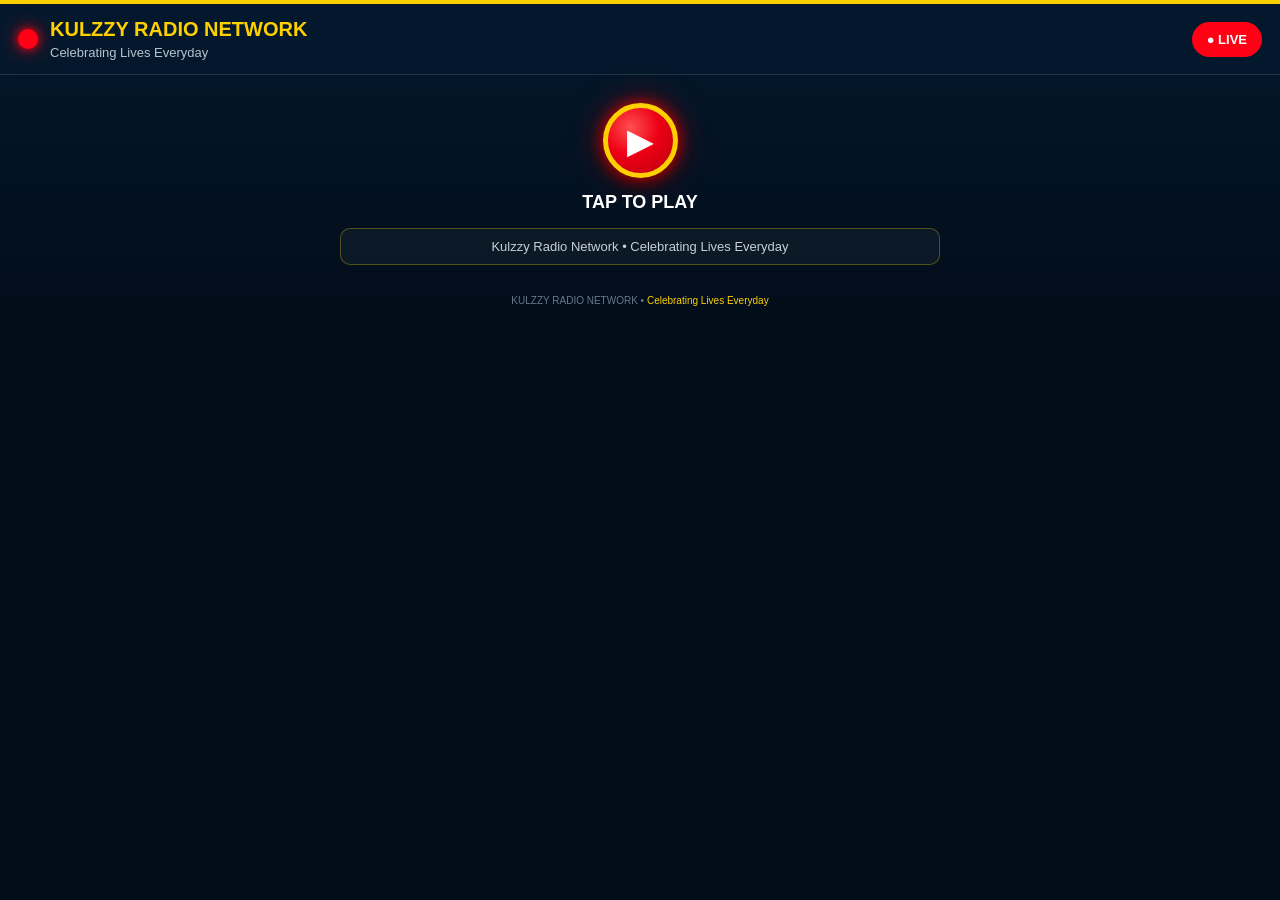
<file: index.html>
<!DOCTYPE html>
<html lang="en">
<head>

<meta charset="UTF-8">

<meta name="viewport"
      content="width=device-width, initial-scale=1.0">

<title>Kulzzy Radio Network</title>

<style>

*{
    box-sizing:border-box
}

html,
body{
    margin:0;
    padding:0;
    width:100%;
    min-height:100%;
    background:#020d1a;
    font-family:Arial,Helvetica,sans-serif;
}

#radioPlayer{
    width:100%;
    background:linear-gradient(
        180deg,
        #03182c 0%,
        #020d1a 100%
    );
    color:white;
    border-top:4px solid #ffd000;
    overflow:hidden;
}

.kulzzyHeader{
    display:flex;
    align-items:center;
    justify-content:space-between;
    width:100%;
    padding:14px 18px;
    background:#03182c;
    border-bottom:1px solid rgba(255,255,255,.12);
}

.brand{
    display:flex;
    align-items:center;
    gap:12px;
}

.redDot{
    width:20px;
    height:20px;
    min-width:20px;
    background:#ff0015;
    border-radius:50%;
    box-shadow:
        0 0 10px #ff0015,
        0 0 22px rgba(255,0,21,.7);
}

.brandName{
    color:#ffd000;
    font-size:20px;
    font-weight:800;
}

.slogan{
    margin-top:4px;
    color:#b7c3ce;
    font-size:13px;
}

.liveBadge{
    display:flex;
    align-items:center;
    gap:5px;
    background:#ff0015;
    color:white;
    padding:10px 15px;
    border-radius:25px;
    font-size:13px;
    font-weight:bold;
}

.playerContent{
    width:100%;
    text-align:center;
    padding:18px 15px 22px;
}

.statusText{
    color:#ffd000;
    font-size:15px;
    font-weight:bold;
    margin-bottom:12px;
}

#bigPlayButton{
    display:flex;
    align-items:center;
    justify-content:center;
    width:75px;
    height:75px;
    margin:10px auto 14px;
    padding:0;
    border-radius:50%;
    border:5px solid #ffd000;
    background:radial-gradient(
        circle at 35% 30%,
        #ff5050,
        #ed0015 45%,
        #b90010 100%
    );
    color:white;
    font-size:35px;
    line-height:1;
    cursor:pointer;
    box-shadow:
        0 0 15px rgba(255,0,0,.8),
        0 0 35px rgba(255,0,0,.45),
        0 5px 15px rgba(0,0,0,.7);
}

#bigPlayButton:active{
    transform:scale(.93);
}

#bigPlayButton.playing{
    background:radial-gradient(
        circle at 35% 30%,
        #36ff75,
        #00a83b 45%,
        #006b28 100%
    );
}

.buttonLabel{
    color:#fff;
    font-size:18px;
    font-weight:bold;
}

.nowPlaying{
    width:95%;
    max-width:600px;
    margin:15px auto 0;
    padding:10px 12px;
    color:#c7d0d9;
    background:rgba(255,255,255,.04);
    border:1px solid rgba(255,208,0,.3);
    border-radius:10px;
    font-size:13px;
}

#audioPlayer{
    display:none;
}

#casterLive{
    width:100%;
    max-width:700px;
    margin:10px auto;
}

.footer{
    width:100%;
    padding:8px 10px;
    text-align:center;
    color:#687989;
    font-size:10px;
}

.footer span{
    color:#ffd000;
}

@media(max-width:600px){

    .brandName{
        font-size:17px;
    }

    .slogan{
        font-size:11px;
    }

    .redDot{
        width:18px;
        height:18px;
    }

    .liveBadge{
        padding:9px 12px;
        font-size:12px;
    }

    #bigPlayButton{
        width:75px;
        height:75px;
        font-size:35px;
    }

}

</style>

</head>

<body>

<div id="radioPlayer">

    <div class="kulzzyHeader">

        <div class="brand">

            <div class="redDot"></div>

            <div>

                <div class="brandName">
                    KULZZY RADIO NETWORK
                </div>

                <div class="slogan">
                    Celebrating Lives Everyday
                </div>

            </div>

        </div>

        <div class="liveBadge">
            ● LIVE
        </div>

    </div>


    <div class="playerContent">

        <div
            id="statusText"
            class="statusText"
            style="display:none;">
        </div>


        <button
            id="bigPlayButton"
            type="button">

            ▶

        </button>


        <div
            id="buttonLabel"
            class="buttonLabel"
            style="display:none;">
        </div>


        <div
            id="nowPlaying"
            class="nowPlaying">

            Kulzzy Radio Network • Celebrating Lives Everyday

        </div>


        <audio
            id="audioPlayer"
            preload="auto"
            playsinline>
        </audio>


        <div
            id="casterLive"
            style="display:none;">

            <div
                data-type="newStreamPlayer"
                data-publicToken="8c96ae48-5e72-43d8-a87e-e90f623ac080"
                data-theme="dark"
                data-color="e81e4d"
                data-channelId="a272a955-fc0c-4968-8280-2a2cb7e434ec"
                data-rendered="false"
                class="cstrEmbed">

                <a href="https://www.caster.fm">
                    Shoutcast Hosting
                </a>

                <a href="https://www.caster.fm">
                    Stream Hosting
                </a>

                <a href="https://www.caster.fm">
                    Radio Server Hosting
                </a>

            </div>

        </div>

    </div>


    <div class="footer">

        KULZZY RADIO NETWORK •
        <span>Celebrating Lives Everyday</span>

    </div>

</div>


<script src="https://cdn.cloud.caster.fm/widgets/embed.js"></script>


<script>

/* =====================================================
   KULZZY RADIO PLAYER
   SAME AUDIO FILE + RANDOM START POSITION
   ===================================================== */

const CONFIG_URL = "config.json";


const audio =
    document.getElementById("audioPlayer");

const playButton =
    document.getElementById("bigPlayButton");

const buttonLabel =
    document.getElementById("buttonLabel");

const statusText =
    document.getElementById("statusText");

const nowPlaying =
    document.getElementById("nowPlaying");

const casterLive =
    document.getElementById("casterLive");


let currentAudio = "";

let currentMode = "";

let currentPlayMode = "REPEAT";

let userHasStartedAudio = false;

let randomizing = false;


/* =====================================================
   AUDIOVISUAL CONTROL
   ===================================================== */

let audiovisualPausedRadio = false;


/*
   Receive commands from KULZZY AUDIOVISUALS.
*/

window.addEventListener(
    "message",
    function(event){

        if(
            !event.data ||
            event.data.source !==
            "KULZZY_AUDIOVISUALS"
        ){

            return;

        }


        const action =
            event.data.action;


        /* =============================================
           VIDEO STARTED
        ============================================= */

        if(action === "VIDEO_PLAY"){

            /*
               Only remember the state once.

               This prevents repeated video events
               from changing the original state.
            */

            if(!audiovisualPausedRadio){

                audiovisualPausedRadio =
                    !audio.paused &&
                    !audio.ended;

            }


            /*
               Pause radio.
            */

            audio.pause();


            playButton.classList.remove(
                "playing"
            );

            playButton.textContent =
                "▶";

            buttonLabel.textContent =
                "TAP TO PLAY";

        }


        /* =============================================
           VIDEO ENDED
        ============================================= */

        if(action === "VIDEO_ENDED"){

            if(audiovisualPausedRadio){

                audiovisualPausedRadio =
                    false;


                audio.play()
                .then(function(){

                    playButton.classList.add(
                        "playing"
                    );

                    playButton.textContent =
                        "❚❚";

                    buttonLabel.textContent =
                        "NOW PLAYING";

                    userHasStartedAudio =
                        true;

                })
                .catch(function(error){

                    console.log(
                        "Kulzzy radio resume blocked:",
                        error
                    );

                });

            }

        }

    }
);


/* =====================================================
   LOAD CONFIG
   ===================================================== */

async function loadConfig(){

    try{

        const response =
            await fetch(
                CONFIG_URL +
                "?t=" +
                Date.now(),
                {
                    cache:"no-store"
                }
            );


        if(!response.ok){

            throw new Error(
                "Config could not be loaded"
            );

        }


        const config =
            await response.json();


        if(
            config.nowPlaying &&
            config.nowPlaying.trim() !== ""
        ){

            nowPlaying.textContent =
                config.nowPlaying;

        }else{

            nowPlaying.textContent =
                "Kulzzy Radio Network • Celebrating Lives Everyday";

        }


        currentPlayMode =
            String(
                config.playMode ||
                "REPEAT"
            ).toUpperCase();


        if(
            String(config.status)
            .toUpperCase() === "LIVE"
        ){

            switchToLive();

        }else{

            switchToAudio(
                config.currentAudio
            );

        }

    }catch(error){

        console.log(
            "Kulzzy player:",
            error
        );

    }

}


/* =====================================================
   LIVE MODE
   ===================================================== */

function switchToLive(){

    if(currentMode === "LIVE"){
        return;
    }


    currentMode =
        "LIVE";


    audio.pause();

    audio.removeAttribute(
        "src"
    );

    audio.load();


    casterLive.style.display =
        "block";

    playButton.style.display =
        "none";

    buttonLabel.style.display =
        "none";

    statusText.textContent =
        "🔴 LIVE ON AIR";

}


/* =====================================================
   AUDIO MODE
   ===================================================== */

function switchToAudio(audioFile){

    if(!audioFile){
        return;
    }


    currentMode =
        "AUDIO";


    casterLive.style.display =
        "none";

    playButton.style.display =
        "flex";

    buttonLabel.style.display =
        "block";

    statusText.textContent =
        "🎵 AUTOMATIC AUDIO";


    if(currentAudio !== audioFile){

        const wasPlaying =
            !audio.paused &&
            !audio.ended;


        currentAudio =
            audioFile;


        audio.pause();


        audio.src =
            audioFile +
            "?v=" +
            Date.now();


        audio.load();


        playButton.classList.remove(
            "playing"
        );

        playButton.textContent =
            "▶";

        buttonLabel.textContent =
            "TAP TO PLAY";


        if(wasPlaying){

            userHasStartedAudio =
                true;

        }

    }

}


/* =====================================================
   RANDOM START POSITION
   ===================================================== */

function getRandomStartPosition(){

    const duration =
        audio.duration;


    if(
        !Number.isFinite(duration) ||
        duration <= 0
    ){

        return 0;

    }


    const safeEnd =
        Math.max(
            0,
            duration - 0.5
        );


    if(safeEnd <= 0){

        return 0;

    }


    return Math.random() *
        safeEnd;

}


/* =====================================================
   SET RANDOM POSITION
   ===================================================== */

function setRandomPosition(){

    if(
        !Number.isFinite(audio.duration) ||
        audio.duration <= 0
    ){

        return false;

    }


    const randomPosition =
        getRandomStartPosition();


    try{

        audio.currentTime =
            randomPosition;

        return true;

    }catch(error){

        console.log(
            "Random position error:",
            error
        );

        return false;

    }

}


/* =====================================================
   RANDOM RESTART + PLAY
   ===================================================== */

async function randomRestartAndPlay(){

    if(randomizing){
        return;
    }


    randomizing =
        true;


    try{

        if(
            !Number.isFinite(audio.duration) ||
            audio.duration <= 0
        ){

            await new Promise(
                function(resolve){

                    let finished =
                        false;


                    function done(){

                        if(finished){
                            return;
                        }


                        finished =
                            true;


                        clearTimeout(
                            timer
                        );


                        audio.removeEventListener(
                            "loadedmetadata",
                            done
                        );


                        resolve();

                    }


                    const timer =
                        setTimeout(
                            done,
                            5000
                        );


                    audio.addEventListener(
                        "loadedmetadata",
                        done,
                        {
                            once:true
                        }
                    );

                }
            );

        }


        if(
            !Number.isFinite(audio.duration) ||
            audio.duration <= 0
        ){

            await audio.play();

        }else{

            setRandomPosition();


            await new Promise(
                function(resolve){

                    requestAnimationFrame(
                        resolve
                    );

                }
            );


            await audio.play();

        }


        userHasStartedAudio =
            true;


        playButton.classList.add(
            "playing"
        );

        playButton.textContent =
            "❚❚";

        buttonLabel.textContent =
            "NOW PLAYING";


    }catch(error){

        console.log(
            "Random repeat error:",
            error
        );


    }finally{

        randomizing =
            false;

    }

}


/* =====================================================
   PLAY BUTTON
   ===================================================== */

playButton.addEventListener(
    "click",
    async function(){

        if(currentMode !== "AUDIO"){
            return;
        }


        try{

            if(audio.paused){

                if(!userHasStartedAudio){

                    await randomRestartAndPlay();

                }else{

                    await audio.play();


                    playButton.classList.add(
                        "playing"
                    );

                    playButton.textContent =
                        "❚❚";

                    buttonLabel.textContent =
                        "NOW PLAYING";

                }

            }else{

                audio.pause();


                playButton.classList.remove(
                    "playing"
                );

                playButton.textContent =
                    "▶";

                buttonLabel.textContent =
                    "TAP TO PLAY";

            }

        }catch(error){

            console.log(
                "Audio play error:",
                error
            );

        }

    }
);


/* =====================================================
   SONG ENDED
   ===================================================== */

audio.addEventListener(
    "ended",
    function(){

        if(
            currentPlayMode ===
            "REPEAT"
        ){

            randomRestartAndPlay();

            return;

        }


        userHasStartedAudio =
            false;


        playButton.classList.remove(
            "playing"
        );

        playButton.textContent =
            "▶";

        buttonLabel.textContent =
            "TAP TO PLAY";

    }
);


/* =====================================================
   ERROR HANDLING
   ===================================================== */

audio.addEventListener(
    "error",
    function(){

        console.log(
            "Audio element error:",
            audio.error
        );

    }
);


/* =====================================================
   START
   ===================================================== */

loadConfig();


/* =====================================================
   FAST CONFIG CHECK
   ===================================================== */

setInterval(
    loadConfig,
    1000
);


buttonLabel.style.display =
    "none";

</script>

</body>
</html>
</file>
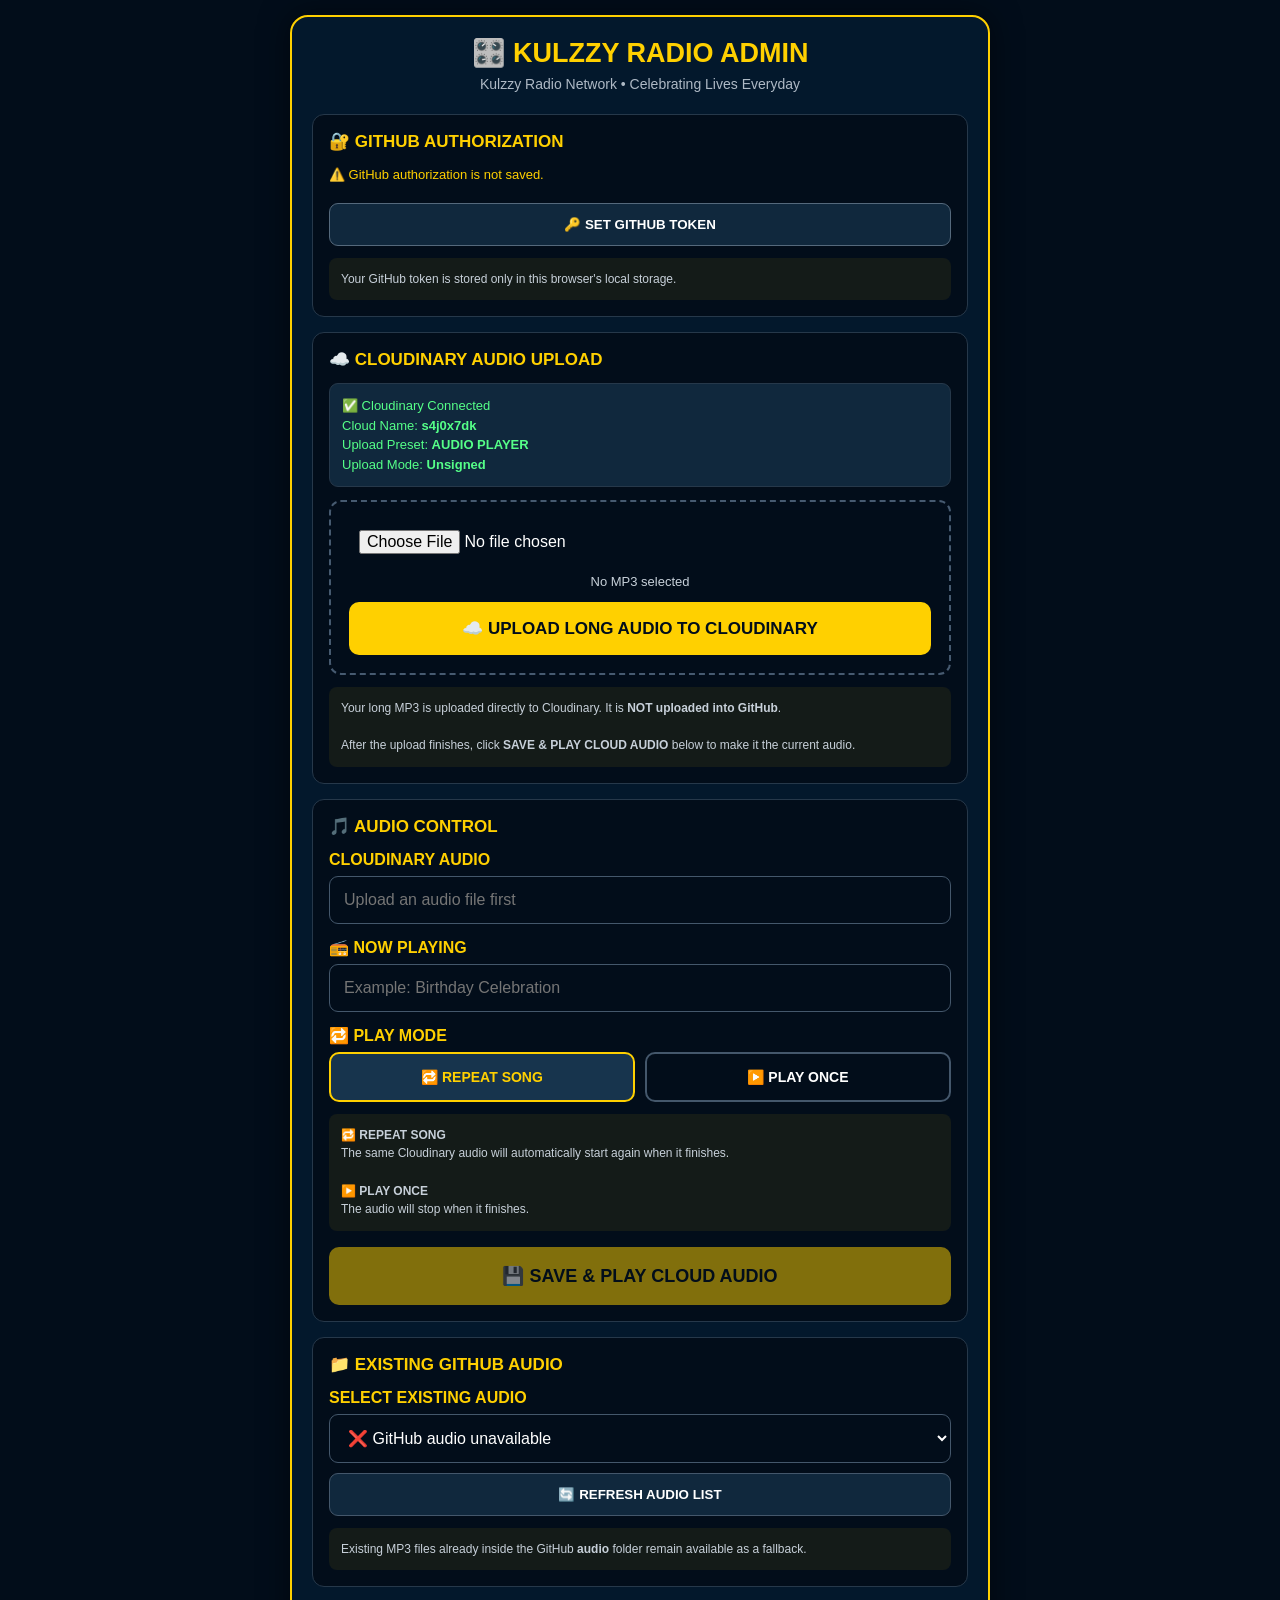
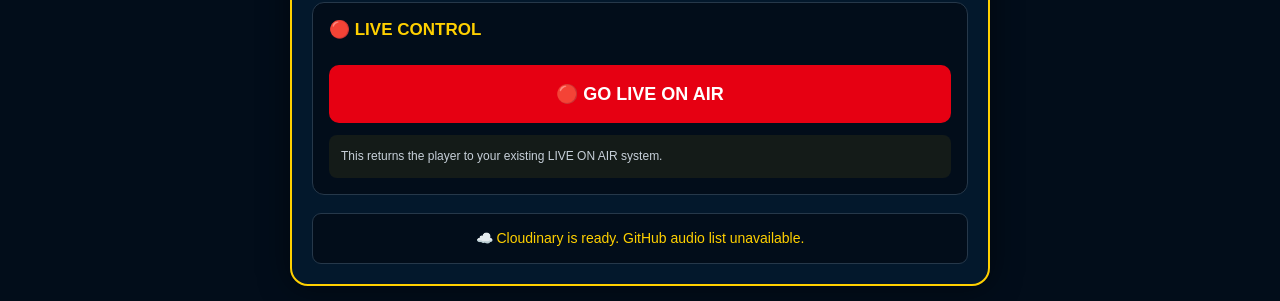
<file: admin.html>
<!DOCTYPE html>
<html lang="en">
<head>

<meta charset="UTF-8">

<meta name="viewport"
      content="width=device-width, initial-scale=1.0">

<title>Kulzzy Radio Admin</title>

<style>

*{
    box-sizing:border-box;
}

html,
body{
    margin:0;
    padding:0;
    min-height:100%;
}

body{
    background:#020d1a;
    color:#fff;
    font-family:Arial,Helvetica,sans-serif;
    padding:15px;
}

.container{
    width:100%;
    max-width:700px;
    margin:0 auto;
    background:#03182c;
    border:2px solid #ffd000;
    border-radius:18px;
    padding:20px;
    box-shadow:0 0 30px rgba(0,0,0,.5);
}

h1{
    text-align:center;
    color:#ffd000;
    margin:0;
    font-size:27px;
    font-weight:900;
}

.subtitle{
    text-align:center;
    color:#aeb9c5;
    margin-top:7px;
    margin-bottom:22px;
    font-size:14px;
}

.section{
    background:#020d1a;
    border:1px solid #26384a;
    border-radius:12px;
    padding:16px;
    margin-top:15px;
}

.sectionTitle{
    color:#ffd000;
    font-size:17px;
    font-weight:900;
    margin-bottom:13px;
}

label{
    display:block;
    margin-top:14px;
    margin-bottom:7px;
    color:#ffd000;
    font-weight:bold;
}

input,
select{
    width:100%;
    padding:14px;
    border-radius:9px;
    border:1px solid #44576b;
    background:#020d1a;
    color:#fff;
    font-size:16px;
    outline:none;
}

input:focus,
select:focus{
    border-color:#ffd000;
}

select option{
    background:#020d1a;
    color:#fff;
}

/* TOKEN */

.tokenStatus{
    color:#ffd000;
    font-size:13px;
    line-height:1.5;
    margin-bottom:10px;
}

.tokenInput{
    display:none;
}

.smallButton{
    width:100%;
    padding:13px;
    margin-top:8px;
    border-radius:9px;
    border:1px solid #55697c;
    background:#10283d;
    color:#fff;
    font-weight:bold;
    cursor:pointer;
}

.smallButton:active{
    transform:scale(.99);
}

/* CLOUDINARY */

.cloudStatus{
    padding:12px;
    border-radius:9px;
    background:#10283d;
    border:1px solid #26384a;
    color:#55ff88;
    font-size:13px;
    line-height:1.5;
    margin-bottom:13px;
}

/* UPLOAD */

.uploadBox{
    border:2px dashed #465a70;
    border-radius:12px;
    padding:18px;
    text-align:center;
    transition:.2s;
}

.uploadBox:hover{
    border-color:#ffd000;
}

.fileInput{
    width:100%;
    padding:10px;
    border:none;
    background:transparent;
}

.fileName{
    margin-top:10px;
    color:#c7d0d9;
    font-size:13px;
    word-break:break-word;
}

.uploadButton{
    width:100%;
    padding:16px;
    margin-top:13px;
    border:0;
    border-radius:10px;
    background:#ffd000;
    color:#020d1a;
    font-size:17px;
    font-weight:900;
    cursor:pointer;
}

.uploadButton:disabled{
    opacity:.5;
    cursor:not-allowed;
}

.progressOuter{
    display:none;
    width:100%;
    height:12px;
    background:#172a3d;
    border-radius:20px;
    overflow:hidden;
    margin-top:14px;
}

.progressInner{
    width:0%;
    height:100%;
    background:#ffd000;
    transition:width .2s;
}

/* CLOUD AUDIO */

.cloudAudioBox{
    display:none;
    margin-top:14px;
    padding:13px;
    border-radius:9px;
    background:#071d31;
    border:1px solid #2c4358;
}

.cloudAudioTitle{
    color:#55ff88;
    font-weight:bold;
    margin-bottom:8px;
}

.cloudAudioUrl{
    color:#9fcfff;
    font-size:11px;
    line-height:1.5;
    word-break:break-all;
}

/* PLAY MODE */

.modeButtons{
    display:grid;
    grid-template-columns:1fr 1fr;
    gap:10px;
}

.modeButton{
    padding:15px 8px;
    border-radius:10px;
    border:2px solid #44576b;
    background:#020d1a;
    color:#fff;
    font-size:14px;
    font-weight:bold;
    cursor:pointer;
}

.modeButton.active{
    border-color:#ffd000;
    background:#17344d;
    color:#ffd000;
}

/* MAIN BUTTON */

.saveButton{
    width:100%;
    margin-top:16px;
    padding:18px;
    border:0;
    border-radius:10px;
    background:#ffd000;
    color:#020d1a;
    font-size:18px;
    font-weight:900;
    cursor:pointer;
}

.saveButton:disabled{
    opacity:.5;
    cursor:not-allowed;
}

/* LIVE */

.liveButton{
    width:100%;
    margin-top:12px;
    padding:18px;
    border:0;
    border-radius:10px;
    background:#e60012;
    color:#fff;
    font-size:18px;
    font-weight:900;
    cursor:pointer;
}

.liveButton:disabled{
    opacity:.5;
    cursor:not-allowed;
}

/* REFRESH */

.refreshButton{
    width:100%;
    margin-top:10px;
    padding:13px;
    border:1px solid #44576b;
    border-radius:9px;
    background:#10283d;
    color:#fff;
    font-weight:bold;
    cursor:pointer;
}

/* STATUS */

.status{
    margin-top:18px;
    padding:14px;
    border-radius:9px;
    background:#020d1a;
    border:1px solid #26384a;
    color:#ffd000;
    text-align:center;
    font-size:14px;
    line-height:1.5;
    word-break:break-word;
}

.note{
    margin-top:12px;
    padding:12px;
    border-radius:8px;
    background:rgba(255,208,0,.07);
    color:#c7d0d9;
    font-size:12px;
    line-height:1.55;
}

.success{
    color:#55ff88;
}

.warning{
    color:#ffd000;
}

.error{
    color:#ff5964;
}

/* MOBILE */

@media(max-width:520px){

    body{
        padding:8px;
    }

    .container{
        padding:15px;
        border-radius:14px;
    }

    h1{
        font-size:23px;
    }

    .modeButtons{
        grid-template-columns:1fr;
    }

}

</style>

</head>

<body>

<div class="container">

    <h1>🎛️ KULZZY RADIO ADMIN</h1>

    <div class="subtitle">
        Kulzzy Radio Network • Celebrating Lives Everyday
    </div>


    <!-- =====================================================
         GITHUB AUTHORIZATION
         ===================================================== -->

    <div class="section">

        <div class="sectionTitle">
            🔐 GITHUB AUTHORIZATION
        </div>

        <div id="tokenStatus"
             class="tokenStatus">

            Checking authorization...

        </div>

        <input
            id="tokenInput"
            class="tokenInput"
            type="password"
            autocomplete="off"
            placeholder="Paste your GitHub token">

        <button
            id="tokenButton"
            class="smallButton"
            type="button">

            🔑 SET GITHUB TOKEN

        </button>

        <div class="note">

            Your GitHub token is stored only in this
            browser's local storage.

        </div>

    </div>


    <!-- =====================================================
         CLOUDINARY AUDIO UPLOAD
         ===================================================== -->

    <div class="section">

        <div class="sectionTitle">
            ☁️ CLOUDINARY AUDIO UPLOAD
        </div>

        <div class="cloudStatus">

            ✅ Cloudinary Connected<br>

            Cloud Name:
            <strong>s4j0x7dk</strong><br>

            Upload Preset:
            <strong>AUDIO PLAYER</strong><br>

            Upload Mode:
            <strong>Unsigned</strong>

        </div>

        <div class="uploadBox">

            <input
                id="audioUpload"
                class="fileInput"
                type="file"
                accept=".mp3,audio/mpeg">

            <div id="fileName"
                 class="fileName">

                No MP3 selected

            </div>

            <button
                id="uploadButton"
                class="uploadButton"
                type="button">

                ☁️ UPLOAD LONG AUDIO TO CLOUDINARY

            </button>

            <div id="progressOuter"
                 class="progressOuter">

                <div id="progressInner"
                     class="progressInner">
                </div>

            </div>

        </div>

        <div id="cloudAudioBox"
             class="cloudAudioBox">

            <div class="cloudAudioTitle">
                ✅ AUDIO UPLOADED TO CLOUDINARY
            </div>

            <div id="cloudAudioUrl"
                 class="cloudAudioUrl">
            </div>

        </div>

        <div class="note">

            Your long MP3 is uploaded directly to Cloudinary.
            It is <strong>NOT uploaded into GitHub</strong>.

            <br><br>

            After the upload finishes, click
            <strong>SAVE & PLAY CLOUD AUDIO</strong>
            below to make it the current audio.

        </div>

    </div>


    <!-- =====================================================
         AUDIO CONTROL
         ===================================================== -->

    <div class="section">

        <div class="sectionTitle">
            🎵 AUDIO CONTROL
        </div>

        <label>
            CLOUDINARY AUDIO
        </label>

        <input
            id="cloudAudioInput"
            type="text"
            readonly
            placeholder="Upload an audio file first">

        <label>
            📻 NOW PLAYING
        </label>

        <input
            id="nowPlaying"
            type="text"
            placeholder="Example: Birthday Celebration">


        <label>
            🔁 PLAY MODE
        </label>

        <div class="modeButtons">

            <button
                id="repeatButton"
                class="modeButton active"
                type="button">

                🔁 REPEAT SONG

            </button>

            <button
                id="onceButton"
                class="modeButton"
                type="button">

                ▶️ PLAY ONCE

            </button>

        </div>

        <div class="note">

            <strong>🔁 REPEAT SONG</strong>

            <br>

            The same Cloudinary audio will automatically
            start again when it finishes.

            <br><br>

            <strong>▶️ PLAY ONCE</strong>

            <br>

            The audio will stop when it finishes.

        </div>


        <button
            id="saveButton"
            class="saveButton"
            type="button"
            disabled>

            💾 SAVE & PLAY CLOUD AUDIO

        </button>

    </div>


    <!-- =====================================================
         GITHUB AUDIO FALLBACK
         ===================================================== -->

    <div class="section">

        <div class="sectionTitle">
            📁 EXISTING GITHUB AUDIO
        </div>

        <label>
            SELECT EXISTING AUDIO
        </label>

        <select id="audioSelect">

            <option value="">
                Loading songs...
            </option>

        </select>

        <button
            id="refreshButton"
            class="refreshButton"
            type="button">

            🔄 REFRESH AUDIO LIST

        </button>

        <button
            id="saveGithubButton"
            class="saveButton"
            type="button"
            style="display:none;">

            💾 SAVE GITHUB AUDIO

        </button>

        <div class="note">

            Existing MP3 files already inside the GitHub
            <strong>audio</strong> folder remain available
            as a fallback.

        </div>

    </div>


    <!-- =====================================================
         LIVE
         ===================================================== -->

    <div class="section">

        <div class="sectionTitle">
            🔴 LIVE CONTROL
        </div>

        <button
            id="liveButton"
            class="liveButton"
            type="button">

            🔴 GO LIVE ON AIR

        </button>

        <div class="note">

            This returns the player to your existing
            LIVE ON AIR system.

        </div>

    </div>


    <!-- =====================================================
         STATUS
         ===================================================== -->

    <div id="status"
         class="status">

        Ready

    </div>

</div>


<script>

/* =========================================================
   KULZZY RADIO ADMIN
   CLOUDINARY LONG AUDIO SYSTEM
   ========================================================= */


/* =========================================================
   GITHUB
   ========================================================= */

const GITHUB_USERNAME =
    "kulzzy";

const REPOSITORY =
    "KULZZY-AUTO-PLAYER";

const AUDIO_FOLDER =
    "audio";

const CONFIG_FILE =
    "config.json";

const TOKEN_KEY =
    "KULZZY_RADIO_GITHUB_TOKEN";


/* =========================================================
   CLOUDINARY
   ========================================================= */

const CLOUDINARY_CLOUD_NAME =
    "s4j0x7dk";

const CLOUDINARY_UPLOAD_PRESET =
    "AUDIO PLAYER";

const CLOUDINARY_UPLOAD_URL =
    "https://api.cloudinary.com/v1_1/" +
    CLOUDINARY_CLOUD_NAME +
    "/video/upload";


/* =========================================================
   PLAY MODE
   ========================================================= */

let playMode =
    "REPEAT";


/* =========================================================
   CLOUDINARY CURRENT URL
   ========================================================= */

let cloudinaryAudioURL =
    "";


/* =========================================================
   ELEMENTS
   ========================================================= */

const tokenStatus =
    document.getElementById(
        "tokenStatus"
    );

const tokenInput =
    document.getElementById(
        "tokenInput"
    );

const tokenButton =
    document.getElementById(
        "tokenButton"
    );

const audioUpload =
    document.getElementById(
        "audioUpload"
    );

const fileName =
    document.getElementById(
        "fileName"
    );

const uploadButton =
    document.getElementById(
        "uploadButton"
    );

const progressOuter =
    document.getElementById(
        "progressOuter"
    );

const progressInner =
    document.getElementById(
        "progressInner"
    );

const cloudAudioBox =
    document.getElementById(
        "cloudAudioBox"
    );

const cloudAudioUrl =
    document.getElementById(
        "cloudAudioUrl"
    );

const cloudAudioInput =
    document.getElementById(
        "cloudAudioInput"
    );

const audioSelect =
    document.getElementById(
        "audioSelect"
    );

const refreshButton =
    document.getElementById(
        "refreshButton"
    );

const nowPlaying =
    document.getElementById(
        "nowPlaying"
    );

const repeatButton =
    document.getElementById(
        "repeatButton"
    );

const onceButton =
    document.getElementById(
        "onceButton"
    );

const saveButton =
    document.getElementById(
        "saveButton"
    );

const liveButton =
    document.getElementById(
        "liveButton"
    );

const status =
    document.getElementById(
        "status"
    );


/* =========================================================
   STATUS
   ========================================================= */

function setStatus(
    message,
    type = ""
){

    status.textContent =
        message;

    status.className =
        "status";

    if(type){

        status.classList.add(
            type
        );

    }

}


/* =========================================================
   TOKEN
   ========================================================= */

function getToken(){

    return localStorage.getItem(
        TOKEN_KEY
    );

}


/* =========================================================
   AUTHORIZATION DISPLAY
   ========================================================= */

function updateAuthorization(){

    const token =
        getToken();

    if(
        token &&
        token.length > 10
    ){

        tokenStatus.textContent =
            "🔐 GitHub authorization is saved on this device.";

        tokenStatus.className =
            "tokenStatus success";

        tokenInput.style.display =
            "none";

        tokenButton.textContent =
            "🔑 CHANGE GITHUB TOKEN";

    }else{

        tokenStatus.textContent =
            "⚠️ GitHub authorization is not saved.";

        tokenStatus.className =
            "tokenStatus warning";

        tokenInput.style.display =
            "none";

        tokenButton.textContent =
            "🔑 SET GITHUB TOKEN";

    }

}


/* =========================================================
   TOKEN BUTTON
   ========================================================= */

tokenButton.addEventListener(
    "click",
    function(){

        if(
            tokenInput.style.display ===
            "block"
        ){

            saveToken();

            return;

        }

        tokenInput.style.display =
            "block";

        tokenInput.value =
            "";

        tokenButton.textContent =
            "💾 SAVE TOKEN";

        tokenInput.focus();

    }
);


/* =========================================================
   SAVE TOKEN
   ========================================================= */

function saveToken(){

    const token =
        tokenInput.value.trim();

    if(!token){

        setStatus(
            "❌ Please paste your GitHub token.",
            "error"
        );

        return;

    }

    localStorage.setItem(
        TOKEN_KEY,
        token
    );

    tokenInput.value =
        "";

    tokenInput.style.display =
        "none";

    updateAuthorization();

    setStatus(
        "✅ GitHub token saved successfully.",
        "success"
    );

    loadAudioFiles();

}


/* =========================================================
   ENTER TOKEN
   ========================================================= */

tokenInput.addEventListener(
    "keydown",
    function(event){

        if(
            event.key ===
            "Enter"
        ){

            saveToken();

        }

    }
);


/* =========================================================
   REQUIRE TOKEN
   ========================================================= */

function requireToken(){

    const token =
        getToken();

    if(!token){

        tokenInput.style.display =
            "block";

        tokenButton.textContent =
            "💾 SAVE TOKEN";

        tokenInput.focus();

        throw new Error(
            "Please save your GitHub token first."
        );

    }

    return token;

}


/* =========================================================
   LOAD EXISTING GITHUB AUDIO
   ========================================================= */

async function loadAudioFiles(){

    audioSelect.innerHTML =
        '<option value="">⏳ Loading songs...</option>';

    try{

        const url =
            "https://api.github.com/repos/" +
            GITHUB_USERNAME +
            "/" +
            REPOSITORY +
            "/contents/" +
            AUDIO_FOLDER +
            "?t=" +
            Date.now();


        const headers = {

            "Accept":
                "application/vnd.github+json"

        };


        const token =
            getToken();


        if(token){

            headers[
                "Authorization"
            ] =
                "Bearer " + token;

        }


        const response =
            await fetch(
                url,
                {
                    method:"GET",
                    headers:headers,
                    cache:"no-store"
                }
            );


        if(!response.ok){

            throw new Error(
                "Could not read the GitHub audio folder."
            );

        }


        const files =
            await response.json();


        if(!Array.isArray(files)){

            throw new Error(
                "GitHub did not return the audio folder."
            );

        }


        const audioFiles =
            files
            .filter(
                function(file){

                    return(
                        file.type === "file" &&
                        /\.(mp3|mpeg)$/i.test(
                            file.name
                        )
                    );

                }
            )
            .sort(
                function(a,b){

                    return a.name.localeCompare(
                        b.name,
                        undefined,
                        {
                            numeric:true,
                            sensitivity:"base"
                        }
                    );

                }
            );


        audioSelect.innerHTML =
            "";


        const firstOption =
            document.createElement(
                "option"
            );

        firstOption.value =
            "";

        firstOption.textContent =
            audioFiles.length
            ? "Select existing GitHub song"
            : "No GitHub MP3 files found";


        audioSelect.appendChild(
            firstOption
        );


        audioFiles.forEach(
            function(file){

                const option =
                    document.createElement(
                        "option"
                    );

                option.value =
                    "audio/" +
                    file.name;

                option.textContent =
                    file.name
                    .replace(
                        /\.mp3$/i,
                        ""
                    )
                    .replace(
                        /_/g,
                        " "
                    );


                audioSelect.appendChild(
                    option
                );

            }
        );


        if(audioFiles.length){

            setStatus(
                "✅ " +
                audioFiles.length +
                " existing GitHub audio file" +
                (
                    audioFiles.length === 1
                    ? ""
                    : "s"
                ) +
                " found.",
                "success"
            );

        }else{

            setStatus(
                "☁️ Cloudinary audio system is ready.",
                "success"
            );

        }

    }
    catch(error){

        console.error(
            error
        );

        audioSelect.innerHTML =
            '<option value="">❌ GitHub audio unavailable</option>';

        setStatus(
            "☁️ Cloudinary is ready. GitHub audio list unavailable.",
            "warning"
        );

    }

}


/* =========================================================
   SELECT MP3
   ========================================================= */

audioUpload.addEventListener(
    "change",
    function(){

        const file =
            audioUpload.files[0];

        if(!file){

            fileName.textContent =
                "No MP3 selected";

            return;

        }


        if(
            !/\.mp3$/i.test(
                file.name
            )
        ){

            fileName.textContent =
                "❌ Please select an MP3 file.";

            audioUpload.value =
                "";

            return;

        }


        fileName.textContent =
            "🎵 " +
            file.name +
            " • " +
            formatBytes(
                file.size
            );


        cloudinaryAudioURL =
            "";

        cloudAudioInput.value =
            "";

        cloudAudioBox.style.display =
            "none";

        saveButton.disabled =
            true;

    }
);


/* =========================================================
   FORMAT BYTES
   ========================================================= */

function formatBytes(
    bytes
){

    if(bytes === 0)
        return "0 Bytes";

    const units = [
        "Bytes",
        "KB",
        "MB",
        "GB"
    ];

    const i =
        Math.floor(
            Math.log(bytes) /
            Math.log(1024)
        );

    return(
        parseFloat(
            (
                bytes /
                Math.pow(
                    1024,
                    i
                )
            ).toFixed(2)
        ) +
        " " +
        units[i]
    );

}


/* =========================================================
   UPLOAD AUDIO TO CLOUDINARY
   ========================================================= */

uploadButton.addEventListener(
    "click",
    function(){

        const file =
            audioUpload.files[0];


        if(!file){

            setStatus(
                "❌ Please select an MP3 file first.",
                "error"
            );

            return;

        }


        if(
            !/\.mp3$/i.test(
                file.name
            )
        ){

            setStatus(
                "❌ Only MP3 files are allowed.",
                "error"
            );

            return;

        }


        uploadButton.disabled =
            true;

        progressOuter.style.display =
            "block";

        progressInner.style.width =
            "0%";


        setStatus(
            "☁️ Starting Cloudinary upload..."
        );


        const formData =
            new FormData();


        formData.append(
            "file",
            file
        );


        formData.append(
            "upload_preset",
            CLOUDINARY_UPLOAD_PRESET
        );


        const xhr =
            new XMLHttpRequest();


        xhr.open(
            "POST",
            CLOUDINARY_UPLOAD_URL
        );


        xhr.upload.addEventListener(
            "progress",
            function(event){

                if(
                    event.lengthComputable
                ){

                    const percent =
                        (
                            event.loaded /
                            event.total
                        ) *
                        100;


                    progressInner.style.width =
                        percent.toFixed(1) +
                        "%";


                    setStatus(
                        "☁️ Uploading to Cloudinary... " +
                        percent.toFixed(0) +
                        "%"
                    );

                }

            }
        );


        xhr.onload =
            function(){

                uploadButton.disabled =
                    false;


                if(
                    xhr.status < 200 ||
                    xhr.status >= 300
                ){

                    let message =
                        "Cloudinary upload failed.";

                    try{

                        const errorJSON =
                            JSON.parse(
                                xhr.responseText
                            );

                        if(
                            errorJSON.error &&
                            errorJSON.error.message
                        ){

                            message =
                                errorJSON.error.message;

                        }

                    }
                    catch(error){}


                    progressOuter.style.display =
                        "none";

                    setStatus(
                        "❌ " +
                        message,
                        "error"
                    );

                    return;

                }


                try{

                    const result =
                        JSON.parse(
                            xhr.responseText
                        );


                    if(
                        !result.secure_url
                    ){

                        throw new Error(
                            "Cloudinary did not return an audio URL."
                        );

                    }


                    cloudinaryAudioURL =
                        result.secure_url;


                    cloudAudioInput.value =
                        cloudinaryAudioURL;


                    cloudAudioUrl.textContent =
                        cloudinaryAudioURL;


                    cloudAudioBox.style.display =
                        "block";


                    progressInner.style.width =
                        "100%";


                    saveButton.disabled =
                        false;


                    setStatus(
                        "✅ Audio uploaded successfully. Click SAVE & PLAY CLOUD AUDIO.",
                        "success"
                    );


                    setTimeout(
                        function(){

                            progressOuter.style.display =
                                "none";

                        },
                        1200
                    );

                }
                catch(error){

                    progressOuter.style.display =
                        "none";

                    setStatus(
                        "❌ " +
                        error.message,
                        "error"
                    );

                }

            };


        xhr.onerror =
            function(){

                uploadButton.disabled =
                    false;

                progressOuter.style.display =
                    "none";

                setStatus(
                    "❌ Network error while uploading to Cloudinary.",
                    "error"
                );

            };


        xhr.onabort =
            function(){

                uploadButton.disabled =
                    false;

                progressOuter.style.display =
                    "none";

                setStatus(
                    "⚠️ Cloudinary upload cancelled.",
                    "warning"
                );

            };


        xhr.send(
            formData
        );

    }
);


/* =========================================================
   PLAY MODE - REPEAT
   ========================================================= */

repeatButton.addEventListener(
    "click",
    function(){

        playMode =
            "REPEAT";

        repeatButton.classList.add(
            "active"
        );

        onceButton.classList.remove(
            "active"
        );

    }
);


/* =========================================================
   PLAY MODE - ONCE
   ========================================================= */

onceButton.addEventListener(
    "click",
    function(){

        playMode =
            "ONCE";

        onceButton.classList.add(
            "active"
        );

        repeatButton.classList.remove(
            "active"
        );

    }
);


/* =========================================================
   UPDATE CONFIG.JSON
   ========================================================= */

async function updateConfig(
    config
){

    const token =
        requireToken();


    setStatus(
        "⏳ Updating radio configuration..."
    );


    const apiURL =
        "https://api.github.com/repos/" +
        GITHUB_USERNAME +
        "/" +
        REPOSITORY +
        "/contents/" +
        CONFIG_FILE;


    const getResponse =
        await fetch(
            apiURL,
            {
                method:"GET",

                headers:{
                    "Authorization":
                        "Bearer " +
                        token,

                    "Accept":
                        "application/vnd.github+json"
                },

                cache:"no-store"
            }
        );


    if(
        !getResponse.ok
    ){

        if(
            getResponse.status === 401 ||
            getResponse.status === 403
        ){

            localStorage.removeItem(
                TOKEN_KEY
            );

            updateAuthorization();

            throw new Error(
                "GitHub authorization failed. Please enter a new token."
            );

        }


        throw new Error(
            "Could not read config.json."
        );

    }


    const file =
        await getResponse.json();


    const json =
        JSON.stringify(
            config,
            null,
            2
        );


    const encoded =
        btoa(
            unescape(
                encodeURIComponent(
                    json
                )
            )
        );


    const putResponse =
        await fetch(
            apiURL,
            {
                method:"PUT",

                headers:{
                    "Authorization":
                        "Bearer " +
                        token,

                    "Accept":
                        "application/vnd.github+json",

                    "Content-Type":
                        "application/json"
                },

                body:
                    JSON.stringify({

                        message:
                            "Update Kulzzy Radio config",

                        content:
                            encoded,

                        sha:
                            file.sha

                    })
            }
        );


    if(
        !putResponse.ok
    ){

        const errorText =
            await putResponse.text();

        throw new Error(
            "GitHub config update failed: " +
            errorText
        );

    }


    return true;

}


/* =========================================================
   SAVE CLOUDINARY AUDIO
   ========================================================= */

saveButton.addEventListener(
    "click",
    async function(){

        try{

            if(!cloudinaryAudioURL){

                setStatus(
                    "❌ Upload an audio file to Cloudinary first.",
                    "error"
                );

                return;

            }


            const title =
                nowPlaying.value.trim();


            const config = {

                version:
                    1,

                currentAudio:
                    cloudinaryAudioURL,

                nowPlaying:
                    title,

                title:
                    "AUTOMATIC AUDIO",

                status:
                    "AUDIO",

                background:
                    "",

                volume:
                    1,

                playlistMode:
                    false,

                playMode:
                    playMode,

                refresh:
                    1

            };


            saveButton.disabled =
                true;


            await updateConfig(
                config
            );


            if(
                playMode ===
                "REPEAT"
            ){

                setStatus(
                    "🔁 CLOUDINARY AUDIO SAVED — REPEAT SONG ACTIVE",
                    "success"
                );

            }else{

                setStatus(
                    "▶️ CLOUDINARY AUDIO SAVED — PLAY ONCE ACTIVE",
                    "success"
                );

            }

        }
        catch(error){

            console.error(
                error
            );

            setStatus(
                "❌ " +
                error.message,
                "error"
            );

        }
        finally{

            saveButton.disabled =
                false;

        }

    }
);


/* =========================================================
   SAVE EXISTING GITHUB AUDIO
   ========================================================= */

audioSelect.addEventListener(
    "change",
    function(){

        const selected =
            audioSelect.value;

        if(!selected){

            return;

        }


        saveGithubAudio(
            selected
        );

    }
);


/* =========================================================
   SAVE GITHUB AUDIO
   ========================================================= */

async function saveGithubAudio(
    audioFile
){

    try{

        const title =
            nowPlaying.value.trim();


        const config = {

            version:
                1,

            currentAudio:
                audioFile,

            nowPlaying:
                title,

            title:
                "AUTOMATIC AUDIO",

            status:
                "AUDIO",

            background:
                "",

            volume:
                1,

            playlistMode:
                false,

            playMode:
                playMode,

            refresh:
                1

        };


        await updateConfig(
            config
        );


        setStatus(
            "✅ Existing GitHub audio is now playing.",
            "success"
        );

    }
    catch(error){

        setStatus(
            "❌ " +
            error.message,
            "error"
        );

    }

}


/* =========================================================
   REFRESH
   ========================================================= */

refreshButton.addEventListener(
    "click",
    function(){

        loadAudioFiles();

    }
);


/* =========================================================
   LIVE ON AIR
   ========================================================= */

liveButton.addEventListener(
    "click",
    async function(){

        try{

            const config = {

                version:
                    1,

                currentAudio:
                    "audio/LIVE_ON_AIR_BDS_96KBPS-compressed.mp3",

                nowPlaying:
                    "",

                title:
                    "LIVE ON AIR",

                status:
                    "LIVE",

                background:
                    "",

                volume:
                    1,

                playlistMode:
                    false,

                playMode:
                    "REPEAT",

                refresh:
                    1

            };


            liveButton.disabled =
                true;


            await updateConfig(
                config
            );


            setStatus(
                "🔴 LIVE ON AIR MODE ACTIVATED",
                "success"
            );

        }
        catch(error){

            console.error(
                error
            );

            setStatus(
                "❌ " +
                error.message,
                "error"
            );

        }
        finally{

            liveButton.disabled =
                false;

        }

    }
);


/* =========================================================
   START
   ========================================================= */

updateAuthorization();

loadAudioFiles();


/* =========================================================
   REFRESH WHEN PANEL RETURNS
   ========================================================= */

document.addEventListener(
    "visibilitychange",
    function(){

        if(
            document.visibilityState ===
            "visible"
        ){

            loadAudioFiles();

        }

    }
);

</script>

</body>
</html>
</file>
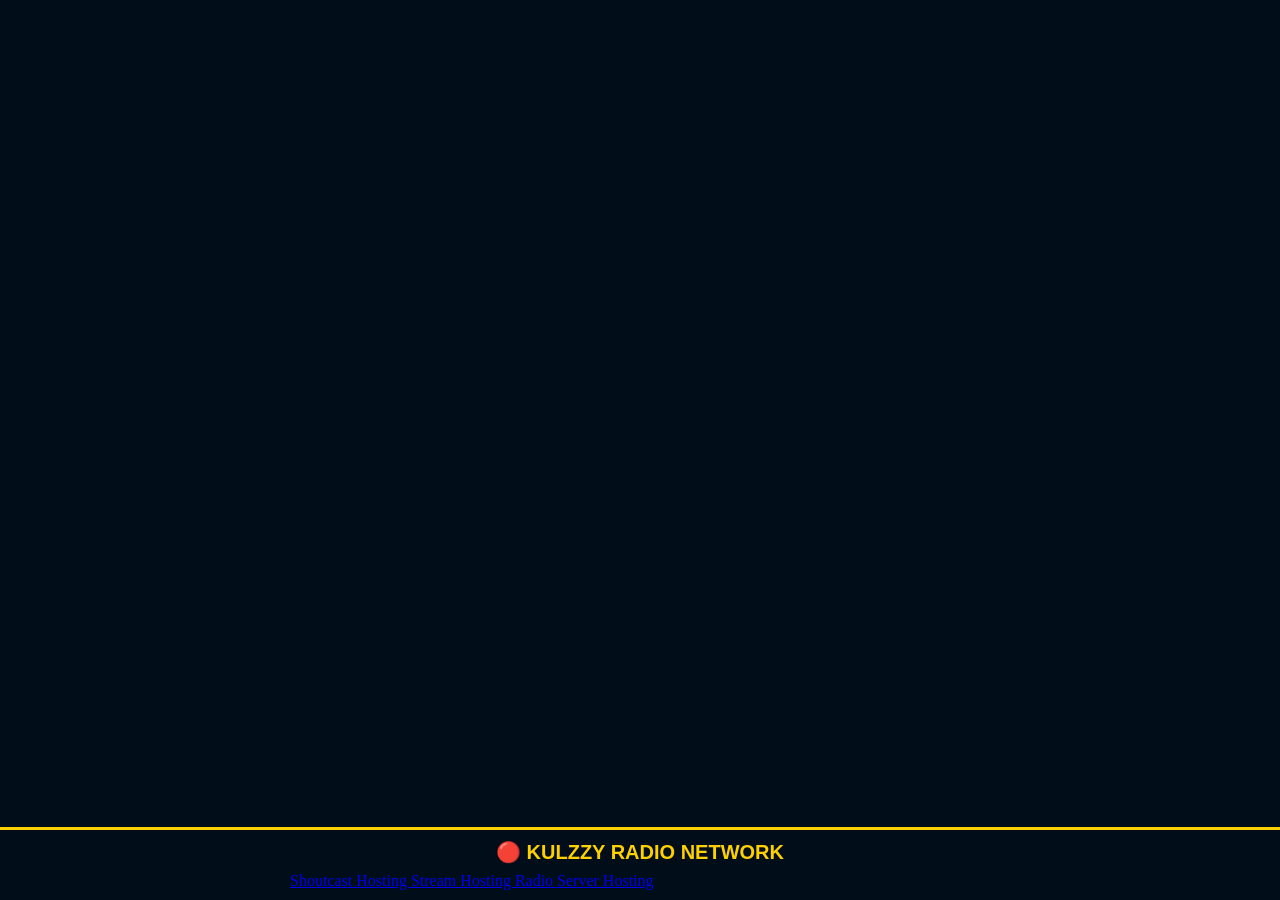
<file: caster-test.html>
<!DOCTYPE html>
<html>
<head>
    <meta charset="UTF-8">
    <meta name="viewport" content="width=device-width, initial-scale=1.0">

    <title>Kulzzy Radio Test</title>

    <style>
        html, body {
            margin: 0;
            padding: 0;
            background: #020d1a;
            min-height: 100%;
        }

        .player {
            position: fixed;
            bottom: 0;
            left: 0;
            width: 100%;
            background: #020d1a;
            border-top: 3px solid #ffd000;
            padding: 10px 0;
            box-sizing: border-box;
        }

        .title {
            text-align: center;
            color: #ffd000;
            font-family: Arial, sans-serif;
            font-size: 20px;
            font-weight: bold;
            margin-bottom: 8px;
        }

        .caster {
            width: 100%;
            max-width: 700px;
            margin: auto;
        }
    </style>
</head>

<body>

<div class="player">

    <div class="title">
        🔴 KULZZY RADIO NETWORK
    </div>

    <div class="caster">

        <div
            data-type="newStreamPlayer"
            data-publicToken="8c96ae48-5e72-43d8-a87e-e90f623ac080"
            data-theme="light"
            data-color="e81e4d"
            data-channelId=""
            data-rendered="false"
            class="cstrEmbed">

            <a href="https://www.caster.fm">
                Shoutcast Hosting
            </a>

            <a href="https://www.caster.fm">
                Stream Hosting
            </a>

            <a href="https://www.caster.fm">
                Radio Server Hosting
            </a>

        </div>

    </div>

</div>

<script src="https://cdn.cloud.caster.fm/widgets/embed.js"></script>

</body>
</html>
</file>
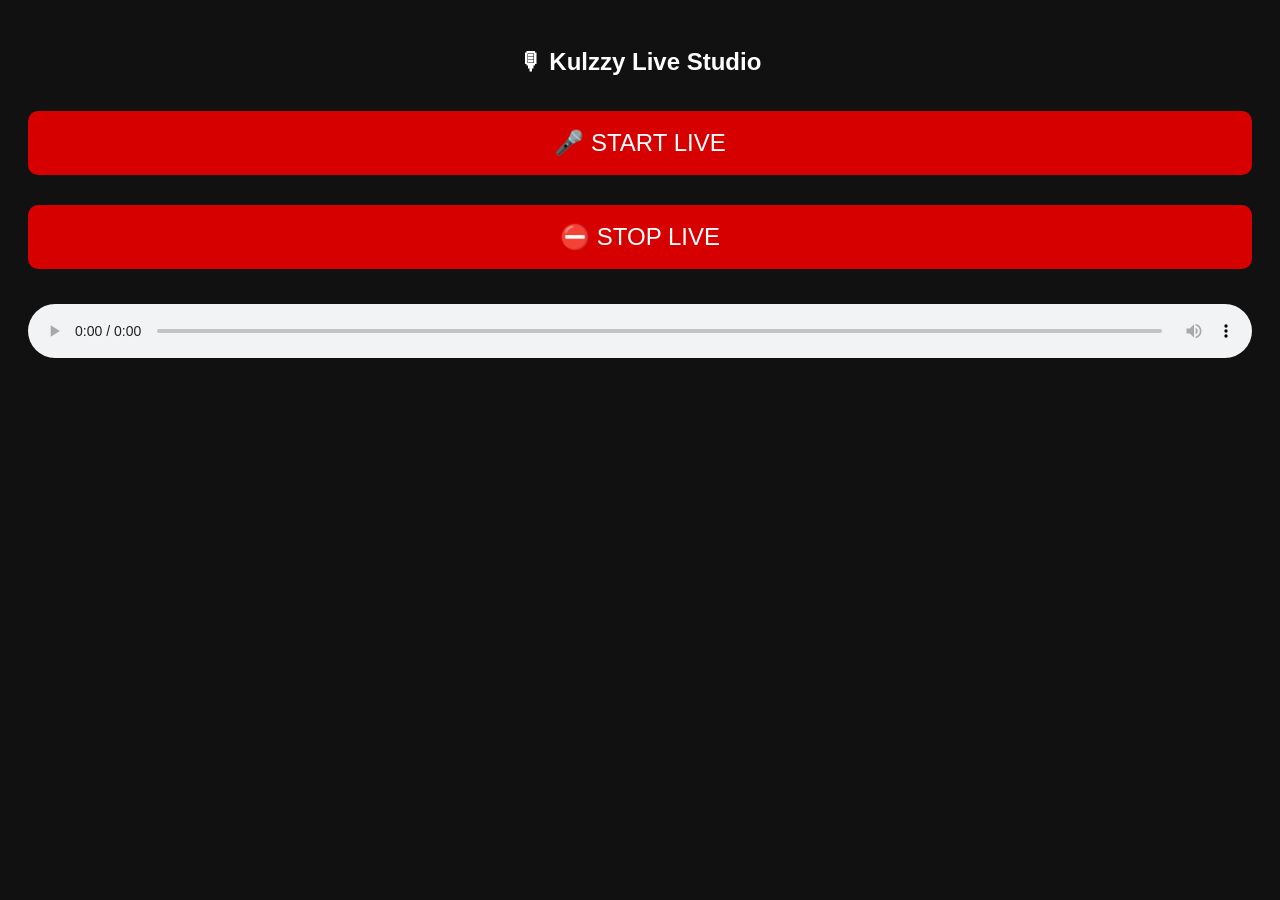
<file: live.html>
<!DOCTYPE html>
<html>
<head>
<meta charset="UTF-8">
<meta name="viewport" content="width=device-width,initial-scale=1">
<title>Kulzzy Live Studio</title>

<style>
body{
background:#111;
color:#fff;
font-family:Arial;
padding:20px;
text-align:center;
}

button{
width:100%;
padding:18px;
font-size:24px;
margin:15px 0;
background:#d60000;
color:#fff;
border:none;
border-radius:10px;
}

#audio{
width:100%;
margin-top:20px;
}
</style>

</head>
<body>

<h2>🎙 Kulzzy Live Studio</h2>

<button id="startBtn">
🎤 START LIVE
</button>

<button id="stopBtn">
⛔ STOP LIVE
</button>

<audio id="audio" controls autoplay></audio>

<script src="live.js"></script>

</body>
  </html>
</file>
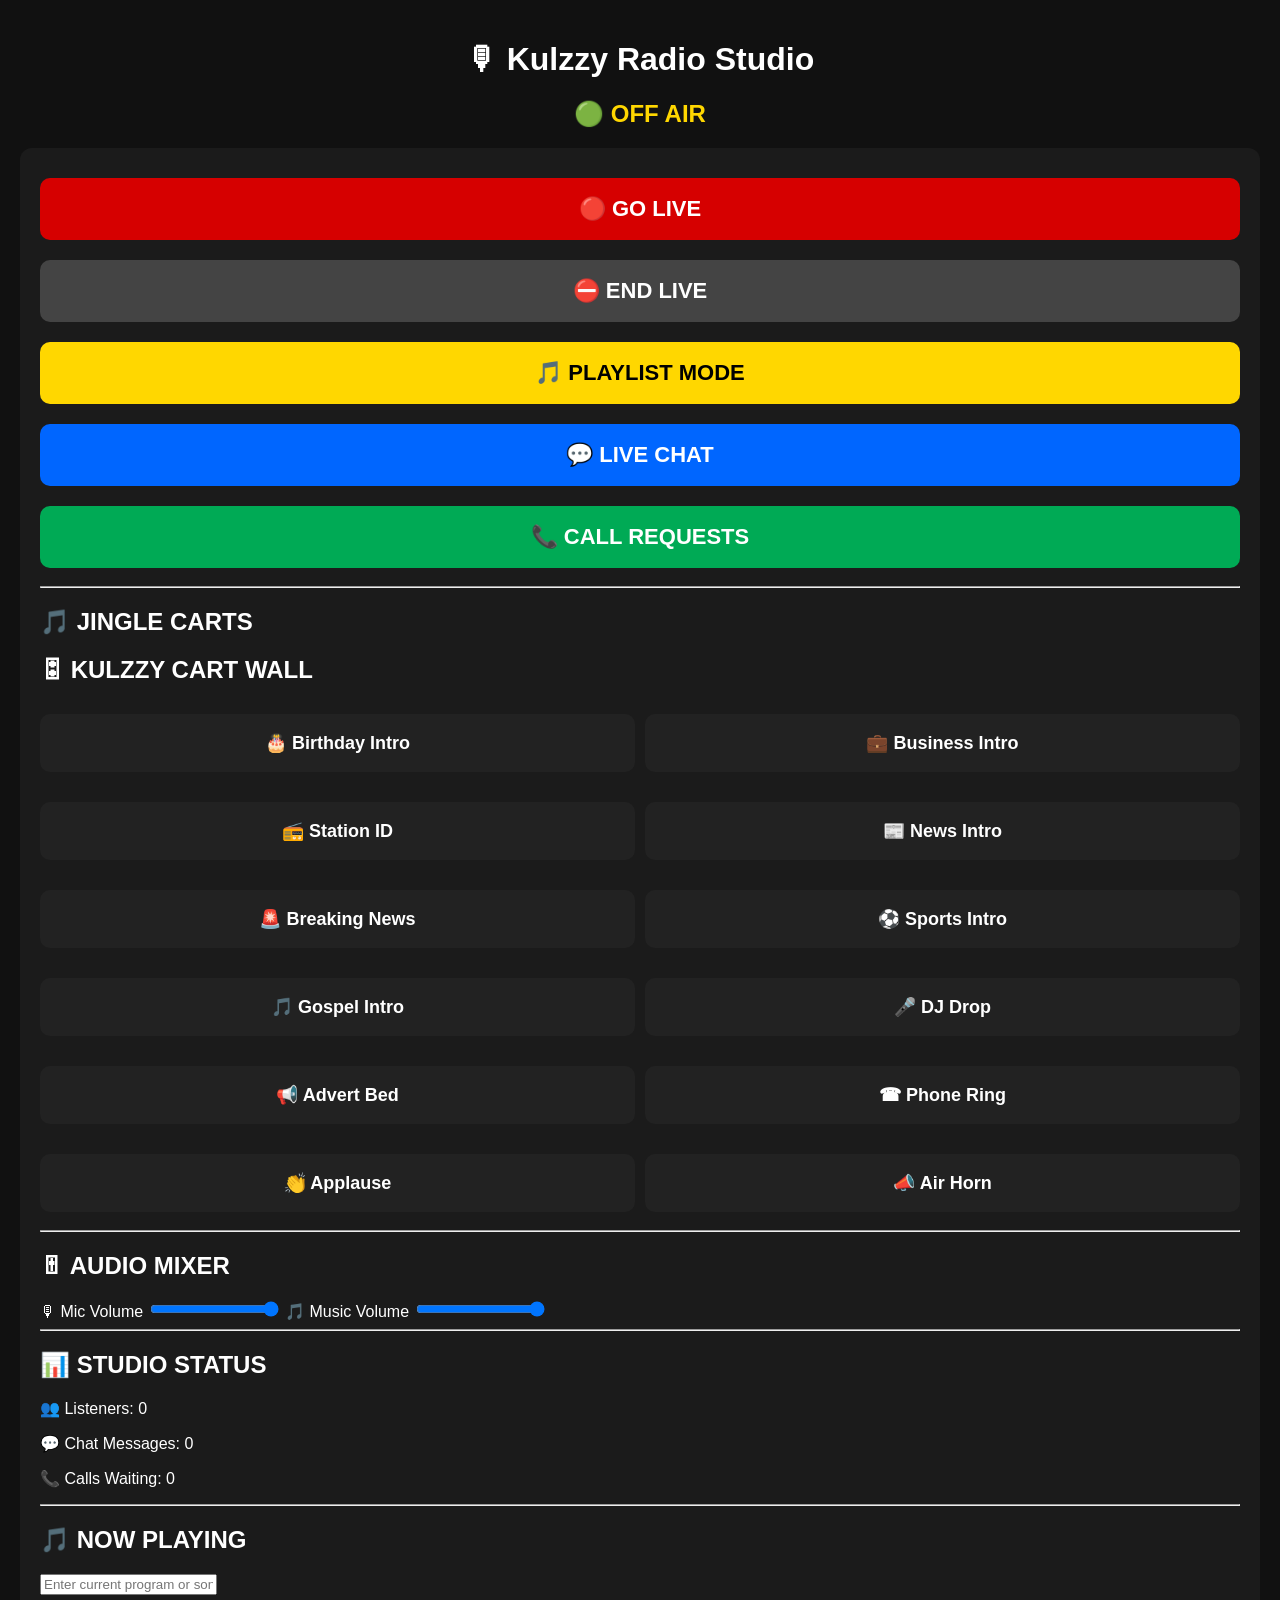
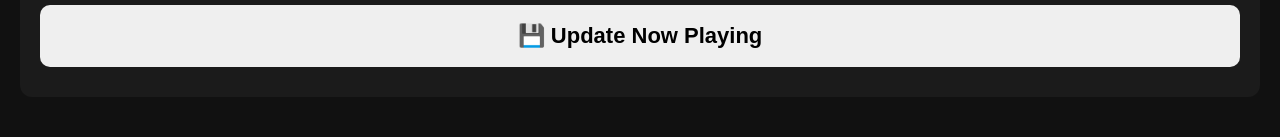
<file: studio.html>
<!DOCTYPE html>
<html>
<head>

<meta charset="UTF-8">
<meta name="viewport" content="width=device-width,initial-scale=1">

<title>Kulzzy Radio Studio</title>

<style>

body{
margin:0;
background:#111;
font-family:Arial;
color:white;
padding:20px;
}

h1{
text-align:center;
}

.card{
background:#1b1b1b;
padding:20px;
border-radius:12px;
margin-bottom:20px;
}

button{
width:100%;
padding:18px;
margin:10px 0;
font-size:22px;
border:none;
border-radius:10px;
font-weight:bold;
cursor:pointer;
}

.live{
background:#d60000;
color:#fff;
}

.stop{
background:#444;
color:#fff;
}

.playlist{
background:#FFD700;
color:#000;
}

.chat{
background:#0066ff;
color:#fff;
}

.calls{
background:#00aa55;
color:#fff;
}

.status{
font-size:24px;
text-align:center;
margin:20px 0;
font-weight:bold;
color:#FFD700;
}
.cartGrid{
display:grid;
grid-template-columns:repeat(2,1fr);
gap:10px;
margin-top:15px;
}

.cartGrid button{
background:#222;
color:#fff;
font-size:18px;
padding:18px;
border-radius:10px;
border:none;
}
.cartGrid{
display:grid;
grid-template-columns:repeat(2,1fr);
gap:10px;
margin-top:15px;
}

.cartGrid button{
background:#222;
color:#fff;
font-size:18px;
padding:18px;
border:none;
border-radius:10px;
cursor:pointer;
transition:0.2s;
}

.cartGrid button:hover{
background:#d60000;
  }
</style>

</head>

<body>

<h1>🎙 Kulzzy Radio Studio</h1>

<div class="status" id="status">

🟢 OFF AIR

</div>

<div class="card">

<button class="live" id="goLive">
🔴 GO LIVE
</button>

<button class="stop" id="stopLive">
⛔ END LIVE
</button>

<button class="playlist" id="playlist">
🎵 PLAYLIST MODE
</button>

<button class="chat">
💬 LIVE CHAT
</button>

<button class="calls">
📞 CALL REQUESTS
</button>
<hr>

<h2>🎵 JINGLE CARTS</h2>
<h2>🎛 KULZZY CART WALL</h2>

<div class="cartGrid">

<button id="cart1">🎂 Birthday Intro</button>
<button id="cart2">💼 Business Intro</button>
<button id="cart3">📻 Station ID</button>
<button id="cart4">📰 News Intro</button>

<button id="cart5">🚨 Breaking News</button>
<button id="cart6">⚽ Sports Intro</button>
<button id="cart7">🎵 Gospel Intro</button>
<button id="cart8">🎤 DJ Drop</button>

<button id="cart9">📢 Advert Bed</button>
<button id="cart10">☎ Phone Ring</button>
<button id="cart11">👏 Applause</button>
<button id="cart12">📣 Air Horn</button>

</div>

<hr>

<h2>🎚 AUDIO MIXER</h2>

<label>🎙 Mic Volume</label>

<input
type="range"
id="micVolume"
min="0"
max="100"
value="100">

<label>🎵 Music Volume</label>

<input
type="range"
id="musicVolume"
min="0"
max="100"
value="100">

<hr>

<h2>📊 STUDIO STATUS</h2>

<p id="listeners">
👥 Listeners: 0
</p>

<p id="chatCount">
💬 Chat Messages: 0
</p>

<p id="callCount">
📞 Calls Waiting: 0
</p>

<hr>

<h2>🎵 NOW PLAYING</h2>

<input
id="studioNowPlaying"
placeholder="Enter current program or song">

<button id="updateNowPlaying">
💾 Update Now Playing
  </button>
</div>

<script src="studio.js"></script>

</body>
  </html>
</file>
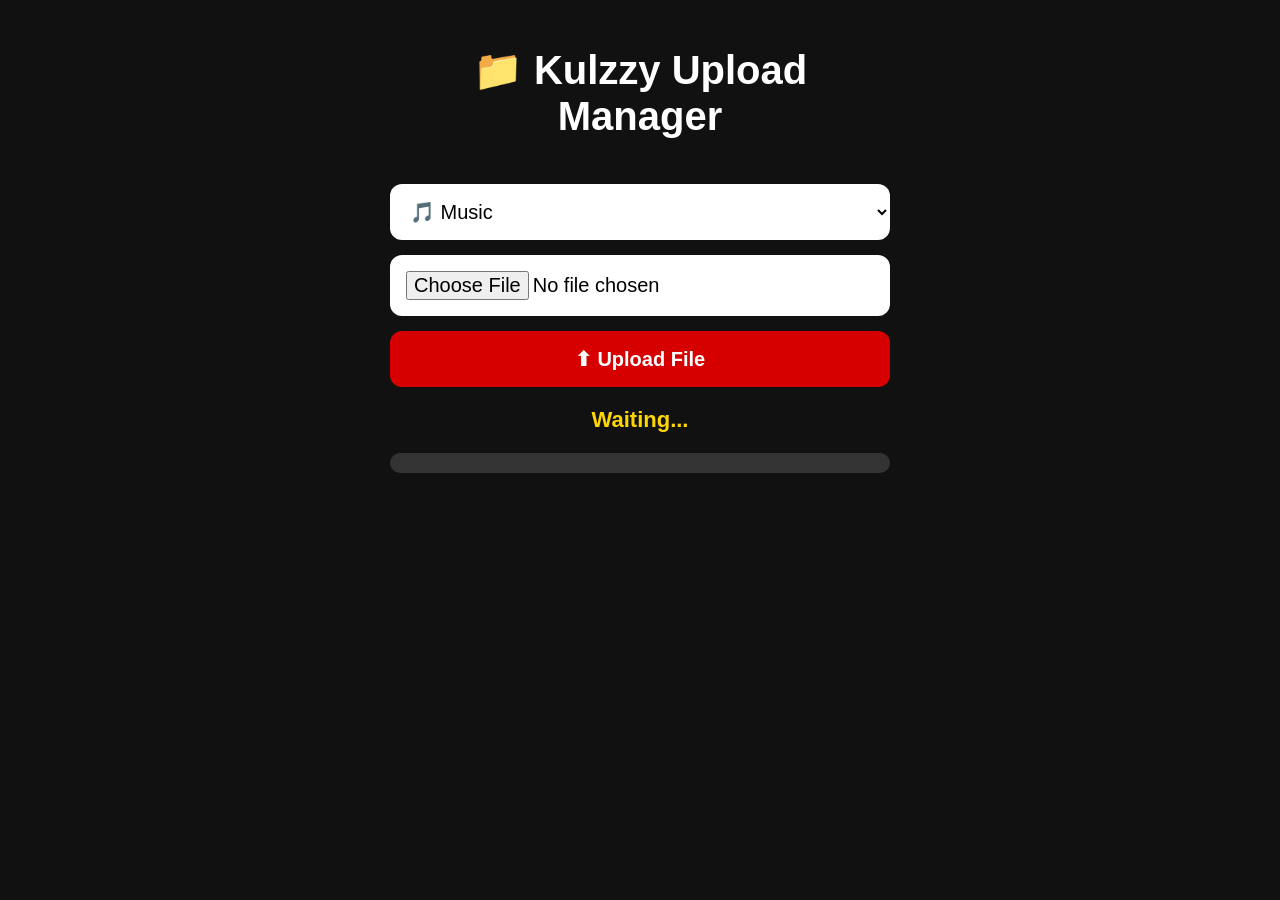
<file: upload.html>
<!DOCTYPE html>
<html lang="en">
<head>
<meta charset="UTF-8">
<meta name="viewport" content="width=device-width,initial-scale=1.0">
<title>Kulzzy Upload Manager</title>

<link rel="stylesheet" href="upload.css">
  
</head>
<body>

<div class="container">

<h1>📁 Kulzzy Upload Manager</h1>

<select id="folder">
<option value="audio">🎵 Music</option>
<option value="jingles">🎛 Jingles</option>
<option value="images">🖼 Images</option>
</select>

<input type="file" id="file">

<button id="uploadBtn">
⬆ Upload File
</button>

<div id="status">
Waiting...
</div>
  
<div class="progress">
    <div class="progressBar" id="progressBar"></div>
</div>

</div>

<script src="upload2.js"></script>

</body>
</html>
</file>
<file: upload.css>
body{
margin:0;
padding:20px;
background:#111;
font-family:Arial,sans-serif;
color:#fff;
}

.container{
max-width:500px;
margin:auto;
}

h1{
text-align:center;
font-size:40px;
margin-bottom:30px;
}

select,
input[type=file],
button{
width:100%;
padding:16px;
margin-top:15px;
font-size:20px;
border:none;
border-radius:12px;
box-sizing:border-box;
}

select,
input[type=file]{
background:#fff;
color:#000;
}

button{
background:#d60000;
color:#fff;
font-weight:bold;
cursor:pointer;
transition:.3s;
}

button:hover{
background:#ff0000;
}

#status{
margin-top:20px;
font-size:22px;
font-weight:bold;
text-align:center;
color:#FFD700;
}

.progress{
width:100%;
height:20px;
background:#333;
border-radius:10px;
margin-top:20px;
overflow:hidden;
}

.progressBar{
width:0%;
height:100%;
background:#00c853;
transition:.3s;
}
</file>
